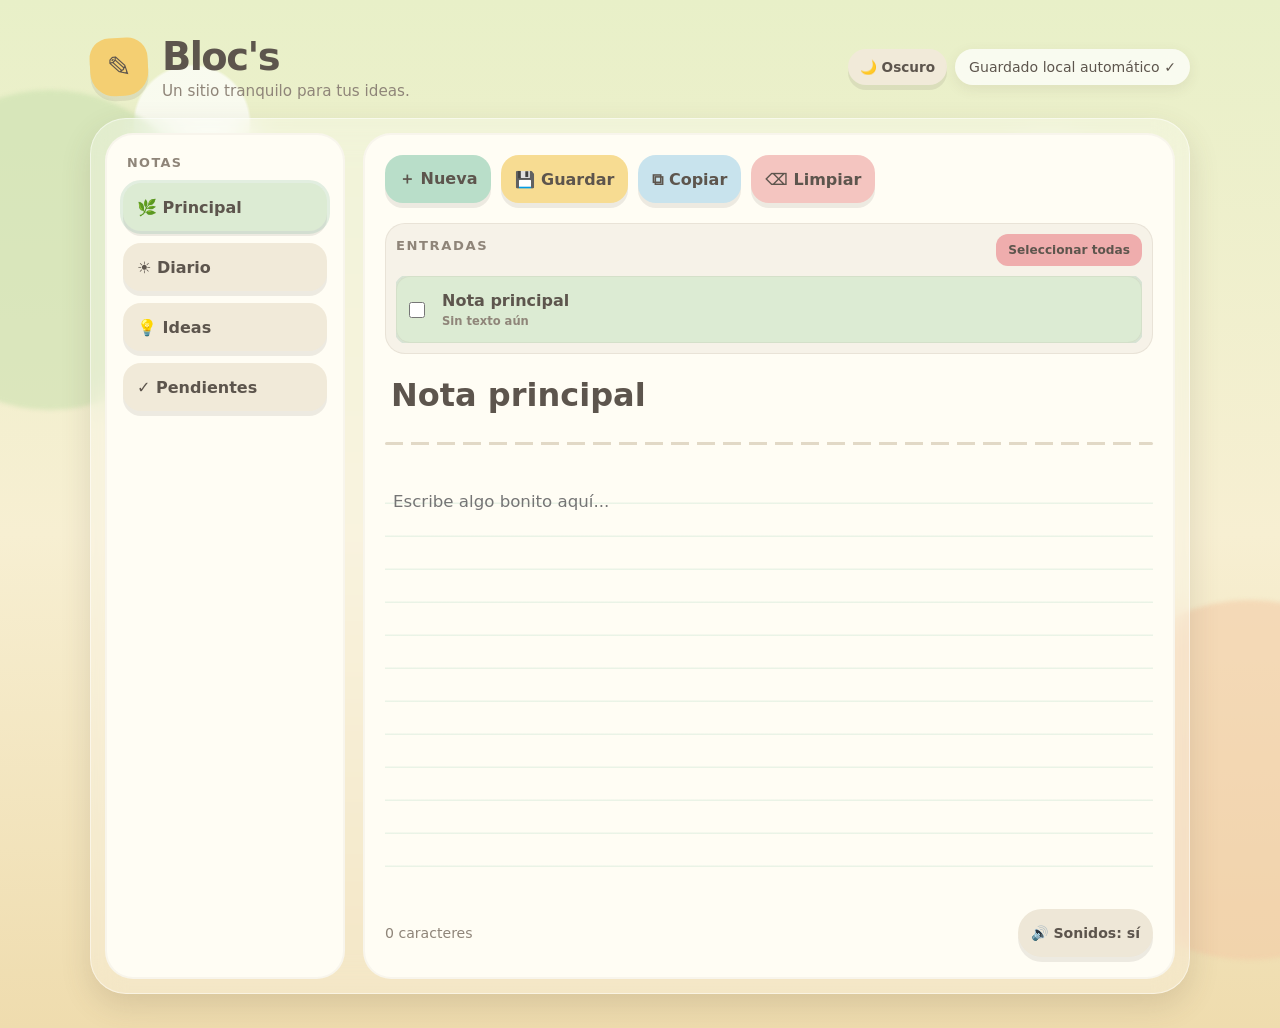
<file: index.html>
<!DOCTYPE html>
<html lang="es">
<head>
  <meta charset="UTF-8" />
  <meta name="viewport" content="width=device-width, initial-scale=1.0" />
  <title>Mi Bloc Bonito</title>
  <link rel="stylesheet" href="cozy-ui.css" />
</head>
<body class="ui-theme">
  <main class="app">
    <header class="topbar">
      <div class="brand">
        <div class="logo">✎</div>
        <div>
          <h1>Bloc's</h1>
          <div class="subtitle">Un sitio tranquilo para tus ideas.</div>
        </div>
      </div>
      <div class="ui-flex ui-gap-sm theme-actions">
        <button class="ui-btn ui-btn-sm ui-btn-pill" id="themeToggle" type="button" aria-label="Cambiar tema" aria-pressed="false">🌙 Oscuro</button>
        <div class="status" id="status">Guardado local automático ✓</div>
      </div>
    </header>

    <section class="shell">
      <aside class="sidebar">
        <div class="section-title">Notas</div>
        <button class="soft-btn active" data-note="principal">🌿 Principal</button>
        <button class="soft-btn" data-note="diario">☀ Diario</button>
        <button class="soft-btn" data-note="ideas">💡 Ideas</button>
        <button class="soft-btn" data-note="pendientes">✓ Pendientes</button>
      </aside>

      <section class="editor-card" id="editorCard">
        <div class="toolbar">
          <button class="action-btn green" id="newBtn">＋ Nueva</button>
          <button class="action-btn yellow" id="saveBtn">💾 Guardar</button>
          <button class="action-btn blue" id="copyBtn">⧉ Copiar</button>
          <button class="action-btn pink" id="clearBtn">⌫ Limpiar</button>
          <button class="action-btn pink" id="deleteCurrentBtn">🗑 Borrar nota</button>
        </div>

        <div class="entries-panel">
          <div class="entries-header">
            <h3>Entradas</h3>
            <div class="entries-header-actions">
              <button class="select-all-btn" id="selectAllBtn" type="button">Seleccionar todas</button>
              <button class="delete-selected-btn" id="deleteSelectedBtn" type="button">🗑 Seleccionadas</button>
            </div>
          </div>
          <div class="entries-list" id="entriesList"></div>
        </div>

        <input class="title-input" id="title" value="Nota principal" aria-label="Título de la nota"/>
        <div class="divider"></div>
        <textarea id="note" spellcheck="true" placeholder="Escribe algo bonito aquí..."></textarea>

        <div class="bottom-row">
          <span id="counter">0 caracteres</span>
          <button class="sound-toggle" id="soundBtn">🔊 Sonidos: sí</button>
        </div>
      </section>
    </section>
  </main>

  <div class="modal-backdrop" id="deleteModal" aria-hidden="true">
    <div class="modal-card" role="dialog" aria-modal="true" aria-labelledby="deleteModalTitle">
      <h2 id="deleteModalTitle">¿Borrar nota?</h2>
      <p id="deleteModalText">Estás a punto de eliminar esta entrada.</p>
      <div class="modal-actions">
        <button class="modal-btn cancel" id="cancelDeleteBtn" type="button">Cancelar</button>
        <button class="modal-btn confirm" id="confirmDeleteBtn" type="button">Sí, borrar</button>
      </div>
    </div>
  </div>

  <div class="toast" id="toast">Guardado ✓</div>

  <script>
    const title = document.getElementById('title');
    const note = document.getElementById('note');
    const counter = document.getElementById('counter');
    const toast = document.getElementById('toast');
    const status = document.getElementById('status');
    const editorCard = document.getElementById('editorCard');
    const soundBtn = document.getElementById('soundBtn');
    const entriesList = document.getElementById('entriesList');
    const deleteCurrentBtn = document.getElementById('deleteCurrentBtn');
    const deleteSelectedBtn = document.getElementById('deleteSelectedBtn');
    const selectAllBtn = document.getElementById('selectAllBtn');
    const deleteModal = document.getElementById('deleteModal');
    const deleteModalText = document.getElementById('deleteModalText');
    const cancelDeleteBtn = document.getElementById('cancelDeleteBtn');
    const confirmDeleteBtn = document.getElementById('confirmDeleteBtn');

    let activeKey = 'principal';
    let activeEntryId = null;
    let soundsEnabled = true;
    let saveTimer;
    const selectedEntryIds = new Set();
    let pendingDeleteAction = null;

    const categoryLabels = {
      principal: 'Principal',
      diario: 'Diario',
      ideas: 'Ideas',
      pendientes: 'Pendientes'
    };

    const defaults = {
      principal: [
        { id: 'principal-1', title: 'Nota principal', text: '' }
      ],
      diario: [
        { id: 'diario-1', title: 'Diario', text: '' }
      ],
      ideas: [
        { id: 'ideas-1', title: 'Ideas', text: '' }
      ],
      pendientes: [
        { id: 'pendientes-1', title: 'Pendientes', text: '' }
      ]
    };

    function makeId(prefix) {
      if (window.crypto && crypto.randomUUID) {
        return `${prefix}-${crypto.randomUUID()}`;
      }
      return `${prefix}-${Date.now()}-${Math.random().toString(16).slice(2)}`;
    }

    const loadAll = () => {
      try {
        const raw = JSON.parse(localStorage.getItem('bloc-bonito-notes'));
        if (!raw) return structuredClone(defaults);

        const normalized = {};
        Object.keys(defaults).forEach(key => {
          const value = raw[key];
          if (Array.isArray(value)) {
            normalized[key] = value.map((entry, index) => ({
              id: entry.id || makeId(key),
              title: entry.title || `${categoryLabels[key]} ${index + 1}`,
              text: entry.text || '',
              createdAt: entry.createdAt || Date.now()
            }));
          } else if (value && typeof value === 'object') {
            normalized[key] = [{
              id: makeId(key),
              title: value.title || categoryLabels[key],
              text: value.text || '',
              createdAt: Date.now()
            }];
          } else {
            normalized[key] = [...defaults[key]];
          }
        });

        return normalized;
      } catch {
        return structuredClone(defaults);
      }
    };

    let notes = loadAll();

    function playTone(type = 'tap') {
      if (!soundsEnabled) return;
      const AudioCtx = window.AudioContext || window.webkitAudioContext;
      if (!AudioCtx) return;

      const ctx = new AudioCtx();
      const osc = ctx.createOscillator();
      const gain = ctx.createGain();

      const frequencies = {
        tap: [520, 660],
        save: [660, 880],
        clear: [320, 240],
        switch: [440, 560]
      };

      const pair = frequencies[type] || frequencies.tap;
      osc.type = 'sine';
      osc.frequency.setValueAtTime(pair[0], ctx.currentTime);
      osc.frequency.exponentialRampToValueAtTime(pair[1], ctx.currentTime + 0.09);

      gain.gain.setValueAtTime(0.0001, ctx.currentTime);
      gain.gain.exponentialRampToValueAtTime(0.065, ctx.currentTime + 0.015);
      gain.gain.exponentialRampToValueAtTime(0.0001, ctx.currentTime + 0.13);

      osc.connect(gain);
      gain.connect(ctx.destination);
      osc.start();
      osc.stop(ctx.currentTime + 0.14);
      osc.onended = () => ctx.close();
    }

    function showToast(message) {
      toast.textContent = message;
      toast.classList.add('show');
      clearTimeout(toast._timer);
      toast._timer = setTimeout(() => toast.classList.remove('show'), 1400);
    }

    function openDeleteModal(message, callback) {
      deleteModalText.textContent = message;
      pendingDeleteAction = callback;
      deleteModal.classList.add('show');
      deleteModal.setAttribute('aria-hidden', 'false');
    }

    function closeDeleteModal() {
      deleteModal.classList.remove('show');
      deleteModal.setAttribute('aria-hidden', 'true');
      pendingDeleteAction = null;
    }

    function updateCounter() {
      counter.textContent = `${note.value.length} caracteres`;
    }

    function saveList() {
      localStorage.setItem('bloc-bonito-notes', JSON.stringify(notes));
    }

    function updateDeleteControls() {
      const list = notes[activeKey] || [];
      const hasSelection = selectedEntryIds.size > 0;
      const allSelected = list.length > 0 && list.every(entry => selectedEntryIds.has(entry.id));

      deleteSelectedBtn.classList.toggle('visible', hasSelection);
      selectAllBtn.classList.toggle('visible', list.length > 0);
      selectAllBtn.textContent = allSelected ? 'Deseleccionar todas' : 'Seleccionar todas';
      deleteCurrentBtn.classList.toggle('visible', selectedEntryIds.size === 1);

      document.querySelectorAll('.delete-entry-btn').forEach(button => {
        const shouldShow = selectedEntryIds.has(button.dataset.entryId);
        button.classList.toggle('visible', shouldShow);
      });
    }

    function renderEntriesList() {
      const list = notes[activeKey] || [];
      entriesList.innerHTML = '';

      if (!list.length) {
        entriesList.innerHTML = '<div class="entry-row"><button class="entry-item" type="button"><strong>Sin entradas</strong><small>Haz clic en “Nueva” para crear una.</small></button></div>';
        updateDeleteControls();
        return;
      }

      list.forEach(entry => {
        const row = document.createElement('div');
        row.className = `entry-row${entry.id === activeEntryId ? ' active' : ''}`;

        const checkbox = document.createElement('input');
        checkbox.type = 'checkbox';
        checkbox.checked = selectedEntryIds.has(entry.id);
        checkbox.addEventListener('change', () => {
          if (checkbox.checked) {
            selectedEntryIds.add(entry.id);
          } else {
            selectedEntryIds.delete(entry.id);
          }
          updateDeleteControls();
        });

        const btn = document.createElement('button');
        btn.type = 'button';
        btn.className = 'entry-item';
        btn.innerHTML = `<span>${entry.title || 'Sin título'}</span><small>${(entry.text || '').slice(0, 50) || 'Sin texto aún'}</small>`;
        btn.addEventListener('click', () => {
          loadEntry(activeKey, entry.id);
        });

        const deleteBtn = document.createElement('button');
        deleteBtn.type = 'button';
        deleteBtn.className = 'delete-entry-btn';
        deleteBtn.dataset.entryId = entry.id;
        deleteBtn.textContent = 'Borrar';
        deleteBtn.addEventListener('click', (event) => {
          event.stopPropagation();
          deleteEntryById(entry.id);
        });

        row.appendChild(checkbox);
        row.appendChild(btn);
        row.appendChild(deleteBtn);
        entriesList.appendChild(row);
      });

      updateDeleteControls();
    }

    function save(silent = false) {
      const list = notes[activeKey] || [];
      const cleanTitle = (title.value || '').trim() || 'Sin título';

      if (!activeEntryId) {
        const newEntry = {
          id: makeId(activeKey),
          title: cleanTitle,
          text: note.value,
          createdAt: Date.now()
        };
        notes[activeKey] = [...list, newEntry];
        activeEntryId = newEntry.id;
      } else {
        notes[activeKey] = list.map(entry => {
          if (entry.id !== activeEntryId) return entry;
          return {
            ...entry,
            title: cleanTitle,
            text: note.value,
            createdAt: entry.createdAt || Date.now()
          };
        });
      }

      saveList();
      renderEntriesList();
      status.textContent = 'Guardado local automático ✓';

      if (!silent) {
        playTone('save');
        showToast('Guardado ✓');
      }
    }

    function deleteEntryById(entryId) {
      const list = notes[activeKey] || [];
      const entry = list.find(item => item.id === entryId);
      if (!entry) return;

      openDeleteModal(`¿Estás seguro de que quieres borrar la nota "${entry.title || 'Sin título'}"?`, () => {
        notes[activeKey] = list.filter(item => item.id !== entryId);
        selectedEntryIds.delete(entryId);

        if (activeEntryId === entryId) {
          const nextEntry = notes[activeKey][0] || null;
          activeEntryId = nextEntry ? nextEntry.id : null;

          if (nextEntry) {
            title.value = nextEntry.title || categoryLabels[activeKey];
            note.value = nextEntry.text || '';
          } else {
            title.value = categoryLabels[activeKey];
            note.value = '';
          }
          updateCounter();
        }

        saveList();
        renderEntriesList();
        status.textContent = 'Nota eliminada ✓';
        playTone('clear');
        showToast('Nota eliminada ✓');
      });
    }

    function autosave() {
      status.textContent = 'Guardando…';
      clearTimeout(saveTimer);
      saveTimer = setTimeout(() => save(true), 450);
    }

    function loadEntry(key, entryId) {
      if (activeEntryId) {
        save(true);
      }
      activeKey = key;
      selectedEntryIds.clear();
      const list = notes[key] || [];
      const entry = list.find(item => item.id === entryId) || list[0] || {
        id: makeId(key),
        title: categoryLabels[key],
        text: ''
      };

      activeEntryId = entry.id;
      title.value = entry.title || categoryLabels[key];
      note.value = entry.text || '';
      updateCounter();

      document.querySelectorAll('.soft-btn').forEach(btn => {
        btn.classList.toggle('active', btn.dataset.note === key);
      });

      renderEntriesList();
      editorCard.classList.remove('pop');
      void editorCard.offsetWidth;
      editorCard.classList.add('pop');
      playTone('switch');
    }

    function loadNote(key) {
      loadEntry(key, (notes[key] || [])[0]?.id || null);
    }

    document.querySelectorAll('.soft-btn').forEach(btn => {
      btn.addEventListener('click', () => loadNote(btn.dataset.note));
    });

    document.getElementById('saveBtn').addEventListener('click', () => save());

    document.getElementById('copyBtn').addEventListener('click', async () => {
      try {
        await navigator.clipboard.writeText(`${title.value}\n\n${note.value}`);
        playTone('tap');
        showToast('Copiado al portapapeles');
      } catch {
        showToast('No se pudo copiar');
      }
    });

    document.getElementById('clearBtn').addEventListener('click', () => {
      note.value = '';
      updateCounter();
      autosave();
      playTone('clear');
      showToast('Nota limpiada');
    });

    deleteCurrentBtn.addEventListener('click', () => {
      const selected = [...selectedEntryIds];
      if (selected.length !== 1) {
        showToast('Selecciona solo una nota');
        return;
      }
      deleteEntryById(selected[0]);
    });

    selectAllBtn.addEventListener('click', () => {
      const list = notes[activeKey] || [];
      const allSelected = list.length > 0 && list.every(entry => selectedEntryIds.has(entry.id));

      if (allSelected) {
        selectedEntryIds.clear();
      } else {
        list.forEach(entry => selectedEntryIds.add(entry.id));
      }

      renderEntriesList();
    });

    deleteSelectedBtn.addEventListener('click', () => {
      const ids = [...selectedEntryIds];
      if (!ids.length) {
        showToast('Selecciona una o más notas');
        return;
      }

      openDeleteModal(`¿Estás seguro de que quieres borrar ${ids.length} nota(s) seleccionada(s)?`, () => {
        notes[activeKey] = (notes[activeKey] || []).filter(entry => !ids.includes(entry.id));
        selectedEntryIds.clear();

        const nextEntry = notes[activeKey][0] || null;
        activeEntryId = nextEntry ? nextEntry.id : null;
        if (nextEntry) {
          title.value = nextEntry.title || categoryLabels[activeKey];
          note.value = nextEntry.text || '';
        } else {
          title.value = categoryLabels[activeKey];
          note.value = '';
        }
        updateCounter();
        saveList();
        renderEntriesList();
        status.textContent = 'Entradas eliminadas ✓';
        playTone('clear');
        showToast('Entradas eliminadas ✓');
      });
    });

    cancelDeleteBtn.addEventListener('click', closeDeleteModal);
    confirmDeleteBtn.addEventListener('click', () => {
      if (typeof pendingDeleteAction === 'function') {
        pendingDeleteAction();
      }
      closeDeleteModal();
    });
    deleteModal.addEventListener('click', (event) => {
      if (event.target === deleteModal) {
        closeDeleteModal();
      }
    });

    document.getElementById('newBtn').addEventListener('click', () => {
      const list = notes[activeKey] || [];
      const newEntry = {
        id: makeId(activeKey),
        title: `Nueva ${categoryLabels[activeKey] || 'entrada'}`,
        text: '',
        createdAt: Date.now()
      };

      notes[activeKey] = [...list, newEntry];
      activeEntryId = newEntry.id;
      title.value = newEntry.title;
      note.value = '';
      updateCounter();
      renderEntriesList();
      saveList();
      note.focus();
      playTone('tap');
      showToast('Lista para escribir ✨');
    });

    soundBtn.addEventListener('click', () => {
      soundsEnabled = !soundsEnabled;
      soundBtn.textContent = soundsEnabled ? '🔊 Sonidos: sí' : '🔇 Sonidos: no';
      if (soundsEnabled) playTone('tap');
    });

    const themeToggle = document.getElementById('themeToggle');
    const savedTheme = localStorage.getItem('bloc-bonito-theme');

    function applyTheme(theme) {
      const dark = theme === 'dark';
      document.body.classList.toggle('dark', dark);
      themeToggle.textContent = dark ? '☀️ Claro' : '🌙 Oscuro';
      themeToggle.setAttribute('aria-pressed', String(dark));
      localStorage.setItem('bloc-bonito-theme', dark ? 'dark' : 'light');
    }

    themeToggle.addEventListener('click', () => {
      const nextTheme = document.body.classList.contains('dark') ? 'light' : 'dark';
      applyTheme(nextTheme);
      playTone('tap');
    });

    applyTheme(savedTheme === 'dark' ? 'dark' : 'light');

    [title, note].forEach(el => el.addEventListener('input', () => {
      updateCounter();
      autosave();
    }));

    note.addEventListener('keydown', e => {
      if (e.key === 'Tab') {
        e.preventDefault();
        const start = note.selectionStart;
        const end = note.selectionEnd;
        note.value = note.value.substring(0, start) + '  ' + note.value.substring(end);
        note.selectionStart = note.selectionEnd = start + 2;
        autosave();
      }
    });

    loadNote(activeKey);
  </script>
</body>
</html>
</file>
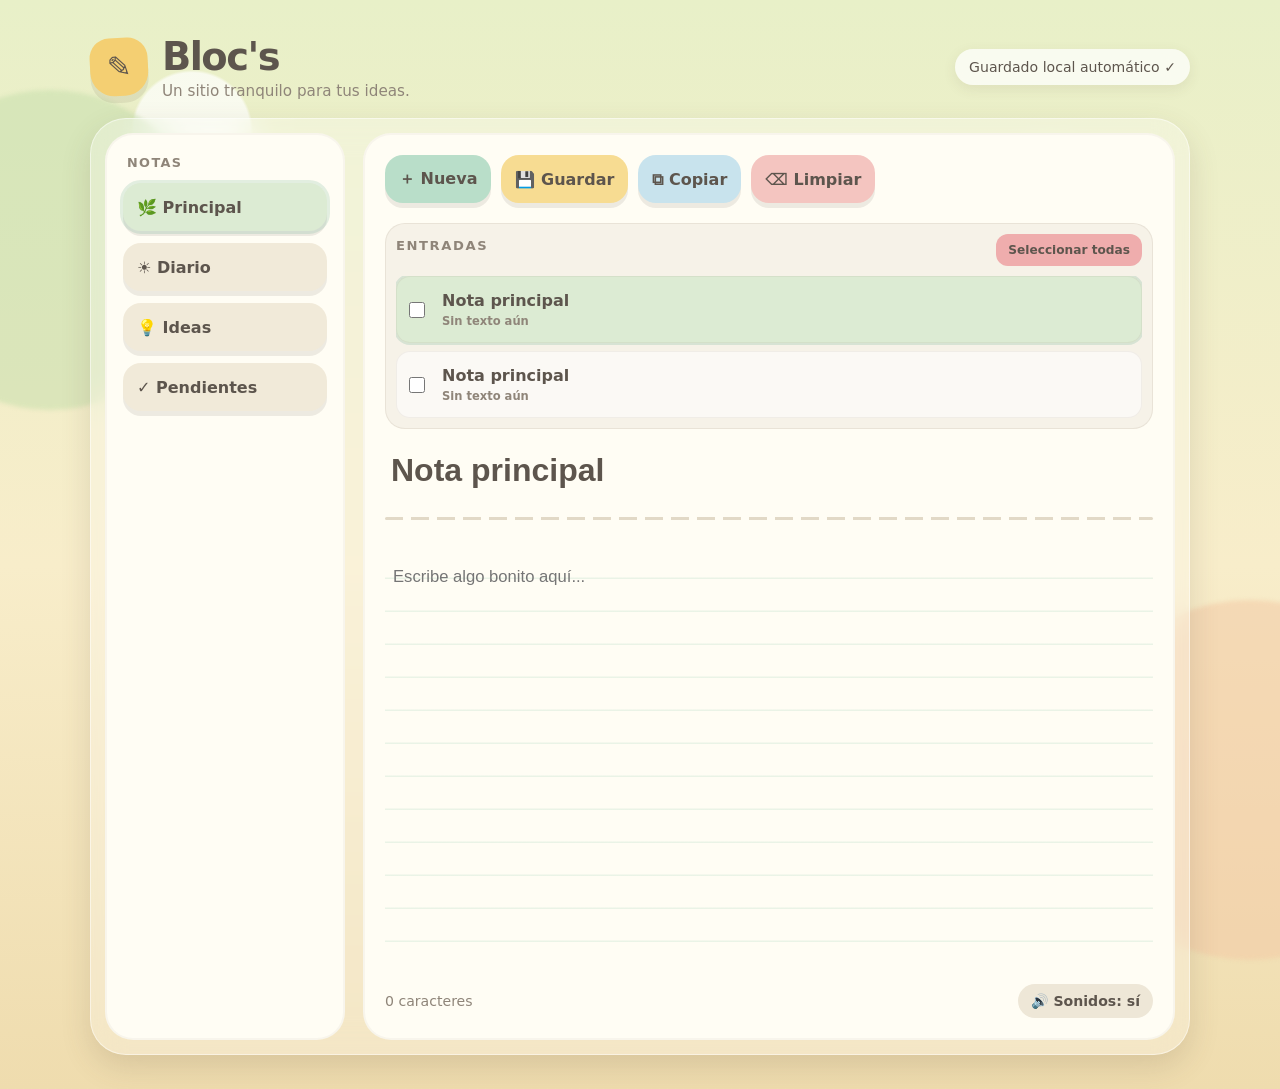
<file: bloc.html>
<!DOCTYPE html>
<html lang="es">
<head>
  <meta charset="UTF-8" />
  <meta name="viewport" content="width=device-width, initial-scale=1.0" />
  <title>Mi Bloc Bonito</title>
  <style>
    :root{
      --bg:#f7efd2;
      --panel:#fffdf4;
      --ink:#5d554d;
      --muted:#8f8579;
      --green:#8bc7a8;
      --green-dark:#5da783;
      --yellow:#f4cf72;
      --pink:#efadad;
      --blue:#9ecfe4;
      --cream:#fff8df;
      --shadow:0 12px 30px rgba(91, 76, 58, .16);
      --shadow-soft:0 7px 0 rgba(91, 76, 58, .10);
      --radius:28px;
    }

    *{ box-sizing:border-box; }

    body{
      margin:0;
      min-height:100vh;
      font-family: "Trebuchet MS", "Segoe UI", system-ui, sans-serif;
      color:var(--ink);
      background:
        radial-gradient(circle at 15% 12%, rgba(255,255,255,.7) 0 4%, transparent 4.2%),
        radial-gradient(circle at 82% 18%, rgba(255,255,255,.55) 0 3%, transparent 3.2%),
        linear-gradient(180deg, #e8f0c8 0%, #f8edca 52%, #efdcae 100%);
      overflow-x:hidden;
    }

    body::before,
    body::after{
      content:"";
      position:fixed;
      z-index:-1;
      border-radius:50%;
      filter:blur(2px);
      opacity:.55;
    }

    body::before{
      width:320px;
      height:320px;
      left:-110px;
      top:90px;
      background:#c7dfad;
    }

    body::after{
      width:360px;
      height:360px;
      right:-150px;
      bottom:-60px;
      background:#f3caa6;
    }

    .app{
      width:min(1100px, calc(100% - 28px));
      margin:34px auto;
    }

    .topbar{
      display:flex;
      justify-content:space-between;
      align-items:center;
      gap:18px;
      margin-bottom:18px;
    }

    .brand{
      display:flex;
      align-items:center;
      gap:14px;
    }

    .logo{
      width:58px;
      height:58px;
      border-radius:20px 20px 24px 24px;
      display:grid;
      place-items:center;
      background:var(--yellow);
      box-shadow:var(--shadow-soft);
      transform:rotate(-3deg);
      font-size:29px;
    }

    h1{
      margin:0;
      font-size:clamp(1.55rem, 4vw, 2.4rem);
      letter-spacing:-.04em;
    }

    .subtitle{
      color:var(--muted);
      font-size:.95rem;
      margin-top:3px;
    }

    .status{
      background:rgba(255,255,255,.72);
      backdrop-filter:blur(12px);
      padding:10px 14px;
      border-radius:999px;
      box-shadow:0 4px 14px rgba(90,70,50,.09);
      font-size:.88rem;
      white-space:nowrap;
    }

    .shell{
      display:grid;
      grid-template-columns:240px 1fr;
      gap:18px;
      background:rgba(255,255,255,.28);
      border:1px solid rgba(255,255,255,.5);
      padding:14px;
      border-radius:36px;
      box-shadow:var(--shadow);
      backdrop-filter:blur(16px);
    }

    .sidebar,
    .editor-card{
      background:var(--panel);
      border-radius:var(--radius);
      box-shadow:inset 0 0 0 2px rgba(117,96,74,.05);
    }

    .sidebar{
      padding:18px;
      display:flex;
      flex-direction:column;
      gap:12px;
    }

    .section-title{
      font-size:.8rem;
      text-transform:uppercase;
      letter-spacing:.11em;
      color:var(--muted);
      margin:4px 4px 1px;
      font-weight:800;
    }

    button{
      border:0;
      font:inherit;
      color:var(--ink);
      cursor:pointer;
      user-select:none;
    }

    .soft-btn,
    .action-btn{
      border-radius:18px;
      min-height:48px;
      padding:11px 14px;
      font-weight:800;
      transition:transform .16s ease, box-shadow .16s ease, filter .16s ease;
      box-shadow:0 5px 0 rgba(93,85,77,.11);
    }

    .soft-btn{
      text-align:left;
      background:#f1ead9;
    }

    .soft-btn:hover,
    .action-btn:hover{
      transform:translateY(-2px);
      filter:brightness(1.02);
    }

    .soft-btn:active,
    .action-btn:active{
      transform:translateY(3px) scale(.98);
      box-shadow:0 2px 0 rgba(93,85,77,.10);
    }

    .soft-btn.active{
      background:#dcebd3;
      outline:3px solid rgba(93,167,131,.18);
    }

    .editor-card{
      padding:22px;
      min-height:600px;
      display:flex;
      flex-direction:column;
      gap:14px;
    }

    .entries-panel{
      background:#f6f2e8;
      border:1px solid rgba(117,96,74,.10);
      border-radius:20px;
      padding:10px;
    }

    .entries-panel h3{
      margin:0 0 10px;
      font-size:.82rem;
      letter-spacing:.12em;
      text-transform:uppercase;
      color:var(--muted);
    }

    .entries-header{
      display:flex;
      justify-content:space-between;
      align-items:center;
      gap:8px;
      margin-bottom:10px;
    }

    .entries-list{
      display:flex;
      flex-direction:column;
      gap:8px;
      max-height:220px;
      overflow:auto;
    }

    .entry-row{
      display:flex;
      align-items:center;
      gap:8px;
      background:rgba(255,255,255,.55);
      border:1px solid rgba(117,96,74,.08);
      border-radius:14px;
      padding:6px 8px;
    }

    .entry-row.active{
      background:#dcebd3;
      outline:2px solid rgba(93,167,131,.2);
    }

    .entry-row input[type="checkbox"] {
      width:16px;
      height:16px;
      accent-color: var(--green-dark);
      cursor:pointer;
      flex-shrink:0;
    }

    .entry-item{
      flex:1;
      width:100%;
      text-align:left;
      border:0;
      background:transparent;
      padding:8px 6px;
      font-weight:800;
      color:var(--ink);
      cursor:pointer;
    }

    .entry-item small{
      display:block;
      color:var(--muted);
      font-size:.72rem;
      margin-top:4px;
      font-weight:700;
    }

    .delete-entry-btn,
    .delete-selected-btn,
    .select-all-btn,
    #deleteCurrentBtn {
      display:none;
      border-radius:12px;
      padding:7px 10px;
      background:#f4c5c0;
      font-size:.76rem;
      font-weight:800;
      box-shadow:none;
    }

    .delete-entry-btn.visible,
    .delete-selected-btn.visible,
    .select-all-btn.visible,
    #deleteCurrentBtn.visible {
      display:inline-flex;
      align-items:center;
      justify-content:center;
    }

    .delete-selected-btn,
    .select-all-btn {
      min-height:32px;
      padding:7px 12px;
      background:#efadad;
    }

    .entries-header-actions {
      display:flex;
      align-items:center;
      gap:8px;
      flex-wrap:wrap;
    }

    .toolbar{
      display:flex;
      flex-wrap:wrap;
      gap:10px;
      margin-bottom:6px;
    }

    .action-btn{
      display:inline-flex;
      align-items:center;
      justify-content:center;
      gap:8px;
      background:#eee7d7;
    }

    .action-btn.green{ background:#b9dec9; }
    .action-btn.yellow{ background:#f7dc92; }
    .action-btn.pink{ background:#f4c5c0; }
    .action-btn.blue{ background:#c8e3ed; }

    .title-input{
      border:0;
      outline:0;
      width:100%;
      padding:8px 6px 10px;
      background:transparent;
      color:var(--ink);
      font:800 clamp(1.45rem, 3vw, 2rem)/1.2 "Trebuchet MS", sans-serif;
    }

    .divider{
      height:3px;
      border-radius:999px;
      background:
        repeating-linear-gradient(90deg, #d8cdb7 0 18px, transparent 18px 26px);
      margin:4px 0 12px;
      opacity:.75;
    }

    textarea{
      width:100%;
      flex:1;
      min-height:410px;
      resize:none;
      border:0;
      outline:0;
      padding:14px 8px;
      color:var(--ink);
      background:
        repeating-linear-gradient(
          transparent 0,
          transparent 31px,
          rgba(139,199,168,.18) 32px,
          rgba(139,199,168,.18) 33px
        );
      font:500 1.04rem/33px "Trebuchet MS", "Segoe UI", sans-serif;
      caret-color:var(--green-dark);
    }

    .bottom-row{
      display:flex;
      justify-content:space-between;
      align-items:center;
      gap:12px;
      margin-top:14px;
      color:var(--muted);
      font-size:.88rem;
    }

    .sound-toggle{
      border-radius:999px;
      padding:9px 13px;
      background:#eee7d7;
      font-weight:800;
    }

    .toast{
      position:fixed;
      left:50%;
      bottom:28px;
      transform:translate(-50%, 25px) scale(.96);
      opacity:0;
      pointer-events:none;
      padding:13px 18px;
      border-radius:18px;
      background:#5f6655;
      color:white;
      font-weight:800;
      box-shadow:0 10px 28px rgba(0,0,0,.2);
      transition:.25s ease;
      z-index:10;
    }

    .toast.show{
      transform:translate(-50%, 0) scale(1);
      opacity:1;
    }

    .modal-backdrop {
      position:fixed;
      inset:0;
      display:flex;
      align-items:center;
      justify-content:center;
      background:rgba(72, 62, 52, 0.38);
      backdrop-filter:blur(4px);
      opacity:0;
      visibility:hidden;
      transition:opacity .2s ease, visibility .2s ease;
      z-index:20;
    }

    .modal-backdrop.show {
      opacity:1;
      visibility:visible;
    }

    .modal-card {
      width:min(420px, calc(100% - 28px));
      background:var(--panel);
      border-radius:28px;
      box-shadow:0 20px 45px rgba(72, 62, 52, 0.22);
      border:1px solid rgba(117,96,74,.10);
      padding:22px 20px 18px;
      transform:translateY(10px) scale(.98);
      transition:transform .2s ease;
    }

    .modal-backdrop.show .modal-card {
      transform:translateY(0) scale(1);
    }

    .modal-card h2 {
      margin:0 0 10px;
      font-size:1.5rem;
      letter-spacing:-.04em;
    }

    .modal-card p {
      margin:0 0 18px;
      color:var(--muted);
      line-height:1.6;
    }

    .modal-actions {
      display:flex;
      justify-content:flex-end;
      gap:10px;
      flex-wrap:wrap;
    }

    .modal-btn {
      border-radius:16px;
      min-height:42px;
      padding:9px 16px;
      font-weight:800;
      box-shadow:0 4px 0 rgba(93,85,77,.10);
    }

    .modal-btn.cancel {
      background:#eee7d7;
    }

    .modal-btn.confirm {
      background:#f4c5c0;
    }

    .pop{
      animation:pop .28s ease;
    }

    @keyframes pop{
      0%{ transform:scale(.95); }
      55%{ transform:scale(1.025); }
      100%{ transform:scale(1); }
    }

    @media (max-width:780px){
      .topbar{
        align-items:flex-start;
        flex-direction:column;
      }

      .shell{
        grid-template-columns:1fr;
      }

      .sidebar{
        flex-direction:row;
        flex-wrap:wrap;
      }

      .section-title{
        width:100%;
      }

      .soft-btn{
        flex:1 1 140px;
      }

      .editor-card{
        min-height:560px;
      }
    }
  </style>
</head>
<body>
  <main class="app">
    <header class="topbar">
      <div class="brand">
        <div class="logo">✎</div>
        <div>
          <h1>Bloc's</h1>
          <div class="subtitle">Un sitio tranquilo para tus ideas.</div>
        </div>
      </div>
      <div class="status" id="status">Guardado local automático ✓</div>
    </header>

    <section class="shell">
      <aside class="sidebar">
        <div class="section-title">Notas</div>
        <button class="soft-btn active" data-note="principal">🌿 Principal</button>
        <button class="soft-btn" data-note="diario">☀ Diario</button>
        <button class="soft-btn" data-note="ideas">💡 Ideas</button>
        <button class="soft-btn" data-note="pendientes">✓ Pendientes</button>
      </aside>

      <section class="editor-card" id="editorCard">
        <div class="toolbar">
          <button class="action-btn green" id="newBtn">＋ Nueva</button>
          <button class="action-btn yellow" id="saveBtn">💾 Guardar</button>
          <button class="action-btn blue" id="copyBtn">⧉ Copiar</button>
          <button class="action-btn pink" id="clearBtn">⌫ Limpiar</button>
          <button class="action-btn pink" id="deleteCurrentBtn">🗑 Borrar nota</button>
        </div>

        <div class="entries-panel">
          <div class="entries-header">
            <h3>Entradas</h3>
            <div class="entries-header-actions">
              <button class="select-all-btn" id="selectAllBtn" type="button">Seleccionar todas</button>
              <button class="delete-selected-btn" id="deleteSelectedBtn" type="button">🗑 Seleccionadas</button>
            </div>
          </div>
          <div class="entries-list" id="entriesList"></div>
        </div>

        <input class="title-input" id="title" value="Nota principal" aria-label="Título de la nota"/>
        <div class="divider"></div>
        <textarea id="note" spellcheck="true" placeholder="Escribe algo bonito aquí..."></textarea>

        <div class="bottom-row">
          <span id="counter">0 caracteres</span>
          <button class="sound-toggle" id="soundBtn">🔊 Sonidos: sí</button>
        </div>
      </section>
    </section>
  </main>

  <div class="modal-backdrop" id="deleteModal" aria-hidden="true">
    <div class="modal-card" role="dialog" aria-modal="true" aria-labelledby="deleteModalTitle">
      <h2 id="deleteModalTitle">¿Borrar nota?</h2>
      <p id="deleteModalText">Estás a punto de eliminar esta entrada.</p>
      <div class="modal-actions">
        <button class="modal-btn cancel" id="cancelDeleteBtn" type="button">Cancelar</button>
        <button class="modal-btn confirm" id="confirmDeleteBtn" type="button">Sí, borrar</button>
      </div>
    </div>
  </div>

  <div class="toast" id="toast">Guardado ✓</div>

  <script>
    const title = document.getElementById('title');
    const note = document.getElementById('note');
    const counter = document.getElementById('counter');
    const toast = document.getElementById('toast');
    const status = document.getElementById('status');
    const editorCard = document.getElementById('editorCard');
    const soundBtn = document.getElementById('soundBtn');
    const entriesList = document.getElementById('entriesList');
    const deleteCurrentBtn = document.getElementById('deleteCurrentBtn');
    const deleteSelectedBtn = document.getElementById('deleteSelectedBtn');
    const selectAllBtn = document.getElementById('selectAllBtn');
    const deleteModal = document.getElementById('deleteModal');
    const deleteModalText = document.getElementById('deleteModalText');
    const cancelDeleteBtn = document.getElementById('cancelDeleteBtn');
    const confirmDeleteBtn = document.getElementById('confirmDeleteBtn');

    let activeKey = 'principal';
    let activeEntryId = null;
    let soundsEnabled = true;
    let saveTimer;
    const selectedEntryIds = new Set();
    let pendingDeleteAction = null;

    const categoryLabels = {
      principal: 'Principal',
      diario: 'Diario',
      ideas: 'Ideas',
      pendientes: 'Pendientes'
    };

    const defaults = {
      principal: [
        { id: 'principal-1', title: 'Nota principal', text: '' }
      ],
      diario: [
        { id: 'diario-1', title: 'Diario', text: '' }
      ],
      ideas: [
        { id: 'ideas-1', title: 'Ideas', text: '' }
      ],
      pendientes: [
        { id: 'pendientes-1', title: 'Pendientes', text: '' }
      ]
    };

    function makeId(prefix) {
      if (window.crypto && crypto.randomUUID) {
        return `${prefix}-${crypto.randomUUID()}`;
      }
      return `${prefix}-${Date.now()}-${Math.random().toString(16).slice(2)}`;
    }

    const loadAll = () => {
      try {
        const raw = JSON.parse(localStorage.getItem('bloc-bonito-notes'));
        if (!raw) return structuredClone(defaults);

        const normalized = {};
        Object.keys(defaults).forEach(key => {
          const value = raw[key];
          if (Array.isArray(value)) {
            normalized[key] = value.map((entry, index) => ({
              id: entry.id || makeId(key),
              title: entry.title || `${categoryLabels[key]} ${index + 1}`,
              text: entry.text || '',
              createdAt: entry.createdAt || Date.now()
            }));
          } else if (value && typeof value === 'object') {
            normalized[key] = [{
              id: makeId(key),
              title: value.title || categoryLabels[key],
              text: value.text || '',
              createdAt: Date.now()
            }];
          } else {
            normalized[key] = [...defaults[key]];
          }
        });

        return normalized;
      } catch {
        return structuredClone(defaults);
      }
    };

    let notes = loadAll();

    function playTone(type = 'tap') {
      if (!soundsEnabled) return;
      const AudioCtx = window.AudioContext || window.webkitAudioContext;
      if (!AudioCtx) return;

      const ctx = new AudioCtx();
      const osc = ctx.createOscillator();
      const gain = ctx.createGain();

      const frequencies = {
        tap: [520, 660],
        save: [660, 880],
        clear: [320, 240],
        switch: [440, 560]
      };

      const pair = frequencies[type] || frequencies.tap;
      osc.type = 'sine';
      osc.frequency.setValueAtTime(pair[0], ctx.currentTime);
      osc.frequency.exponentialRampToValueAtTime(pair[1], ctx.currentTime + 0.09);

      gain.gain.setValueAtTime(0.0001, ctx.currentTime);
      gain.gain.exponentialRampToValueAtTime(0.065, ctx.currentTime + 0.015);
      gain.gain.exponentialRampToValueAtTime(0.0001, ctx.currentTime + 0.13);

      osc.connect(gain);
      gain.connect(ctx.destination);
      osc.start();
      osc.stop(ctx.currentTime + 0.14);
      osc.onended = () => ctx.close();
    }

    function showToast(message) {
      toast.textContent = message;
      toast.classList.add('show');
      clearTimeout(toast._timer);
      toast._timer = setTimeout(() => toast.classList.remove('show'), 1400);
    }

    function openDeleteModal(message, callback) {
      deleteModalText.textContent = message;
      pendingDeleteAction = callback;
      deleteModal.classList.add('show');
      deleteModal.setAttribute('aria-hidden', 'false');
    }

    function closeDeleteModal() {
      deleteModal.classList.remove('show');
      deleteModal.setAttribute('aria-hidden', 'true');
      pendingDeleteAction = null;
    }

    function updateCounter() {
      counter.textContent = `${note.value.length} caracteres`;
    }

    function saveList() {
      localStorage.setItem('bloc-bonito-notes', JSON.stringify(notes));
    }

    function updateDeleteControls() {
      const list = notes[activeKey] || [];
      const hasSelection = selectedEntryIds.size > 0;
      const allSelected = list.length > 0 && list.every(entry => selectedEntryIds.has(entry.id));

      deleteSelectedBtn.classList.toggle('visible', hasSelection);
      selectAllBtn.classList.toggle('visible', list.length > 0);
      selectAllBtn.textContent = allSelected ? 'Deseleccionar todas' : 'Seleccionar todas';
      deleteCurrentBtn.classList.toggle('visible', selectedEntryIds.size === 1);

      document.querySelectorAll('.delete-entry-btn').forEach(button => {
        const shouldShow = selectedEntryIds.has(button.dataset.entryId);
        button.classList.toggle('visible', shouldShow);
      });
    }

    function renderEntriesList() {
      const list = notes[activeKey] || [];
      entriesList.innerHTML = '';

      if (!list.length) {
        entriesList.innerHTML = '<div class="entry-row"><button class="entry-item" type="button"><strong>Sin entradas</strong><small>Haz clic en “Nueva” para crear una.</small></button></div>';
        updateDeleteControls();
        return;
      }

      list.forEach(entry => {
        const row = document.createElement('div');
        row.className = `entry-row${entry.id === activeEntryId ? ' active' : ''}`;

        const checkbox = document.createElement('input');
        checkbox.type = 'checkbox';
        checkbox.checked = selectedEntryIds.has(entry.id);
        checkbox.addEventListener('change', () => {
          if (checkbox.checked) {
            selectedEntryIds.add(entry.id);
          } else {
            selectedEntryIds.delete(entry.id);
          }
          updateDeleteControls();
        });

        const btn = document.createElement('button');
        btn.type = 'button';
        btn.className = 'entry-item';
        btn.innerHTML = `<span>${entry.title || 'Sin título'}</span><small>${(entry.text || '').slice(0, 50) || 'Sin texto aún'}</small>`;
        btn.addEventListener('click', () => {
          loadEntry(activeKey, entry.id);
        });

        const deleteBtn = document.createElement('button');
        deleteBtn.type = 'button';
        deleteBtn.className = 'delete-entry-btn';
        deleteBtn.dataset.entryId = entry.id;
        deleteBtn.textContent = 'Borrar';
        deleteBtn.addEventListener('click', (event) => {
          event.stopPropagation();
          deleteEntryById(entry.id);
        });

        row.appendChild(checkbox);
        row.appendChild(btn);
        row.appendChild(deleteBtn);
        entriesList.appendChild(row);
      });

      updateDeleteControls();
    }

    function save(silent = false) {
      const list = notes[activeKey] || [];
      const cleanTitle = (title.value || '').trim() || 'Sin título';

      if (!activeEntryId) {
        const newEntry = {
          id: makeId(activeKey),
          title: cleanTitle,
          text: note.value,
          createdAt: Date.now()
        };
        notes[activeKey] = [...list, newEntry];
        activeEntryId = newEntry.id;
      } else {
        notes[activeKey] = list.map(entry => {
          if (entry.id !== activeEntryId) return entry;
          return {
            ...entry,
            title: cleanTitle,
            text: note.value,
            createdAt: entry.createdAt || Date.now()
          };
        });
      }

      saveList();
      renderEntriesList();
      status.textContent = 'Guardado local automático ✓';

      if (!silent) {
        playTone('save');
        showToast('Guardado ✓');
      }
    }

    function deleteEntryById(entryId) {
      const list = notes[activeKey] || [];
      const entry = list.find(item => item.id === entryId);
      if (!entry) return;

      openDeleteModal(`¿Estás seguro de que quieres borrar la nota "${entry.title || 'Sin título'}"?`, () => {
        notes[activeKey] = list.filter(item => item.id !== entryId);
        selectedEntryIds.delete(entryId);

        if (activeEntryId === entryId) {
          const nextEntry = notes[activeKey][0] || null;
          activeEntryId = nextEntry ? nextEntry.id : null;

          if (nextEntry) {
            title.value = nextEntry.title || categoryLabels[activeKey];
            note.value = nextEntry.text || '';
          } else {
            title.value = categoryLabels[activeKey];
            note.value = '';
          }
          updateCounter();
        }

        saveList();
        renderEntriesList();
        status.textContent = 'Nota eliminada ✓';
        playTone('clear');
        showToast('Nota eliminada ✓');
      });
    }

    function autosave() {
      status.textContent = 'Guardando…';
      clearTimeout(saveTimer);
      saveTimer = setTimeout(() => save(true), 450);
    }

    function loadEntry(key, entryId) {
      save(true);
      activeKey = key;
      selectedEntryIds.clear();
      const list = notes[key] || [];
      const entry = list.find(item => item.id === entryId) || list[0] || {
        id: makeId(key),
        title: categoryLabels[key],
        text: ''
      };

      activeEntryId = entry.id;
      title.value = entry.title || categoryLabels[key];
      note.value = entry.text || '';
      updateCounter();

      document.querySelectorAll('.soft-btn').forEach(btn => {
        btn.classList.toggle('active', btn.dataset.note === key);
      });

      renderEntriesList();
      editorCard.classList.remove('pop');
      void editorCard.offsetWidth;
      editorCard.classList.add('pop');
      playTone('switch');
    }

    function loadNote(key) {
      loadEntry(key, (notes[key] || [])[0]?.id || null);
    }

    document.querySelectorAll('.soft-btn').forEach(btn => {
      btn.addEventListener('click', () => loadNote(btn.dataset.note));
    });

    document.getElementById('saveBtn').addEventListener('click', () => save());

    document.getElementById('copyBtn').addEventListener('click', async () => {
      try {
        await navigator.clipboard.writeText(`${title.value}\n\n${note.value}`);
        playTone('tap');
        showToast('Copiado al portapapeles');
      } catch {
        showToast('No se pudo copiar');
      }
    });

    document.getElementById('clearBtn').addEventListener('click', () => {
      note.value = '';
      updateCounter();
      autosave();
      playTone('clear');
      showToast('Nota limpiada');
    });

    deleteCurrentBtn.addEventListener('click', () => {
      const selected = [...selectedEntryIds];
      if (selected.length !== 1) {
        showToast('Selecciona solo una nota');
        return;
      }
      deleteEntryById(selected[0]);
    });

    selectAllBtn.addEventListener('click', () => {
      const list = notes[activeKey] || [];
      const allSelected = list.length > 0 && list.every(entry => selectedEntryIds.has(entry.id));

      if (allSelected) {
        selectedEntryIds.clear();
      } else {
        list.forEach(entry => selectedEntryIds.add(entry.id));
      }

      renderEntriesList();
    });

    deleteSelectedBtn.addEventListener('click', () => {
      const ids = [...selectedEntryIds];
      if (!ids.length) {
        showToast('Selecciona una o más notas');
        return;
      }

      openDeleteModal(`¿Estás seguro de que quieres borrar ${ids.length} nota(s) seleccionada(s)?`, () => {
        notes[activeKey] = (notes[activeKey] || []).filter(entry => !ids.includes(entry.id));
        selectedEntryIds.clear();

        const nextEntry = notes[activeKey][0] || null;
        activeEntryId = nextEntry ? nextEntry.id : null;
        if (nextEntry) {
          title.value = nextEntry.title || categoryLabels[activeKey];
          note.value = nextEntry.text || '';
        } else {
          title.value = categoryLabels[activeKey];
          note.value = '';
        }
        updateCounter();
        saveList();
        renderEntriesList();
        status.textContent = 'Entradas eliminadas ✓';
        playTone('clear');
        showToast('Entradas eliminadas ✓');
      });
    });

    cancelDeleteBtn.addEventListener('click', closeDeleteModal);
    confirmDeleteBtn.addEventListener('click', () => {
      if (typeof pendingDeleteAction === 'function') {
        pendingDeleteAction();
      }
      closeDeleteModal();
    });
    deleteModal.addEventListener('click', (event) => {
      if (event.target === deleteModal) {
        closeDeleteModal();
      }
    });

    document.getElementById('newBtn').addEventListener('click', () => {
      const list = notes[activeKey] || [];
      const newEntry = {
        id: makeId(activeKey),
        title: `Nueva ${categoryLabels[activeKey] || 'entrada'}`,
        text: '',
        createdAt: Date.now()
      };

      notes[activeKey] = [...list, newEntry];
      activeEntryId = newEntry.id;
      title.value = newEntry.title;
      note.value = '';
      updateCounter();
      renderEntriesList();
      saveList();
      note.focus();
      playTone('tap');
      showToast('Lista para escribir ✨');
    });

    soundBtn.addEventListener('click', () => {
      soundsEnabled = !soundsEnabled;
      soundBtn.textContent = soundsEnabled ? '🔊 Sonidos: sí' : '🔇 Sonidos: no';
      if (soundsEnabled) playTone('tap');
    });

    [title, note].forEach(el => el.addEventListener('input', () => {
      updateCounter();
      autosave();
    }));

    note.addEventListener('keydown', e => {
      if (e.key === 'Tab') {
        e.preventDefault();
        const start = note.selectionStart;
        const end = note.selectionEnd;
        note.value = note.value.substring(0, start) + '  ' + note.value.substring(end);
        note.selectionStart = note.selectionEnd = start + 2;
        autosave();
      }
    });

    loadNote(activeKey);
  </script>
</body>
</html>
</file>
<file: cozy-ui.css>
/**
 * Cozy UI Design System
 * Versión: 1.0
 * Estilo: cálido, amigable y juguetón
 *
 * Uso:
 * <link rel="stylesheet" href="cozy-ui.css">
 */

:root {
  /* =========================
     COLORES
     ========================= */
  --ui-bg: #f7efd2;
  --ui-bg-soft: #e8f0c8;
  --ui-surface: #fffdf4;
  --ui-surface-soft: #fff8df;

  --ui-text: #5d554d;
  --ui-text-muted: #8f8579;

  --ui-green: #8bc7a8;
  --ui-green-dark: #5da783;
  --ui-green-light: #b9dec9;

  --ui-yellow: #f4cf72;
  --ui-yellow-light: #f7dc92;

  --ui-pink: #efadad;
  --ui-pink-light: #f4c5c0;

  --ui-blue: #9ecfe4;
  --ui-blue-light: #c8e3ed;

  --ui-cream: #f1ead9;
  --ui-border: rgba(117, 96, 74, 0.10);

  /* =========================
     RADIOS
     ========================= */
  --ui-radius-xs: 10px;
  --ui-radius-sm: 14px;
  --ui-radius-md: 20px;
  --ui-radius-lg: 28px;
  --ui-radius-xl: 36px;
  --ui-radius-pill: 999px;

  /* =========================
     SOMBRAS
     ========================= */
  --ui-shadow-xs: 0 3px 8px rgba(91, 76, 58, 0.08);
  --ui-shadow-sm: 0 5px 0 rgba(93, 85, 77, 0.11);
  --ui-shadow-md: 0 12px 30px rgba(91, 76, 58, 0.16);
  --ui-shadow-lg: 0 18px 45px rgba(91, 76, 58, 0.20);

  /* =========================
     TRANSICIONES
     ========================= */
  --ui-transition-fast: 0.16s ease;
  --ui-transition: 0.25s ease;
  --ui-transition-slow: 0.4s ease;

  /* =========================
     TIPOGRAFÍA
     ========================= */
  --ui-font: "Trebuchet MS", "Segoe UI", system-ui, sans-serif;

  /* =========================
     ESPACIADO
     ========================= */
  --ui-space-xs: 4px;
  --ui-space-sm: 8px;
  --ui-space-md: 12px;
  --ui-space-lg: 18px;
  --ui-space-xl: 24px;
  --ui-space-2xl: 32px;
}

/* =========================
   RESET BÁSICO
   ========================= */

* {
  box-sizing: border-box;
}

body.ui-theme {
  margin: 0;
  min-height: 100vh;
  font-family: var(--ui-font);
  color: var(--ui-text);
  background:
    radial-gradient(circle at 15% 12%, rgba(255,255,255,.7) 0 4%, transparent 4.2%),
    radial-gradient(circle at 82% 18%, rgba(255,255,255,.55) 0 3%, transparent 3.2%),
    linear-gradient(
      180deg,
      var(--ui-bg-soft) 0%,
      var(--ui-bg) 52%,
      #efdcae 100%
    );
  transition: background .3s ease, color .3s ease;
}

body.ui-theme.dark {
  --ui-bg: #1f2a2a;
  --ui-bg-soft: #263d3a;
  --ui-surface: #2b3937;
  --ui-surface-soft: #2d3f3d;
  --ui-text: #edf4ee;
  --ui-text-muted: #b7c9c0;
  --ui-green: #7eb89d;
  --ui-green-dark: #9bd4b3;
  --ui-green-light: #335448;
  --ui-yellow: #d9b86d;
  --ui-yellow-light: #6a5635;
  --ui-pink: #d5959a;
  --ui-pink-light: #5a3d41;
  --ui-blue: #7da7be;
  --ui-blue-light: #324d5f;
  --ui-cream: #2f3d3a;
  --ui-border: rgba(255,255,255,.08);
}

body.ui-theme.dark {
  background:
    radial-gradient(circle at 15% 12%, rgba(255,255,255,.12) 0 4%, transparent 4.2%),
    radial-gradient(circle at 82% 18%, rgba(255,255,255,.08) 0 3%, transparent 3.2%),
    linear-gradient(180deg, #1e2d2b 0%, #243a3a 30%, #1d2b2e 100%);
}

.theme-actions {
  align-items: center;
}

body.ui-theme.dark .logo,
body.ui-theme.dark .status,
body.ui-theme.dark .soft-btn,
body.ui-theme.dark .action-btn,
body.ui-theme.dark .sound-toggle,
body.ui-theme.dark .modal-btn.cancel,
body.ui-theme.dark .entries-panel,
body.ui-theme.dark .entry-row,
body.ui-theme.dark .sidebar,
body.ui-theme.dark .editor-card,
body.ui-theme.dark .modal-card,
body.ui-theme.dark .ui-btn {
  box-shadow: 0 5px 0 rgba(12, 16, 16, 0.35);
}

body.ui-theme.dark .sidebar,
body.ui-theme.dark .editor-card,
body.ui-theme.dark .modal-card,
body.ui-theme.dark .entries-panel,
body.ui-theme.dark .entry-row,
body.ui-theme.dark .status,
body.ui-theme.dark .soft-btn,
body.ui-theme.dark .action-btn,
body.ui-theme.dark .sound-toggle,
body.ui-theme.dark .modal-btn.cancel {
  background: var(--ui-surface);
  color: var(--ui-text);
}

body.ui-theme.dark .soft-btn.active,
body.ui-theme.dark .entry-row.active {
  background: rgba(126, 184, 157, 0.22);
  outline: 3px solid rgba(155, 212, 179, 0.25);
}

body.ui-theme.dark .divider {
  background: repeating-linear-gradient(90deg, rgba(192,214,202,.7) 0 18px, transparent 18px 26px);
}

body.ui-theme.dark textarea {
  background:
    repeating-linear-gradient(
      transparent 0,
      transparent 31px,
      rgba(155,212,179,.12) 32px,
      rgba(155,212,179,.12) 33px
    );
  color: var(--ui-text);
}

body.ui-theme.dark .title-input,
body.ui-theme.dark .entry-item,
body.ui-theme.dark .modal-card h2,
body.ui-theme.dark .modal-card p,
body.ui-theme.dark .status,
body.ui-theme.dark .subtitle,
body.ui-theme.dark .section-title,
body.ui-theme.dark .bottom-row,
body.ui-theme.dark button,
body.ui-theme.dark .entry-item small,
body.ui-theme.dark .subtitle {
  color: var(--ui-text);
}

body.ui-theme.dark .logo {
  background: var(--ui-yellow);
  color: #1d2b2e;
}

body.ui-theme.dark .status {
  background: rgba(17, 24, 24, 0.7);
}

body.ui-theme.dark .toast {
  background: rgba(17, 24, 24, 0.9);
  color: #eef8f1;
}

body.ui-theme.dark .app .shell {
  background: rgba(21, 28, 28, 0.42);
}

body.ui-theme.dark .ui-btn {
  background: var(--ui-cream);
  color: var(--ui-text);
}

body.ui-theme.dark .action-btn.green {
  background: #47775f;
  color: #effaf2;
}

body.ui-theme.dark .action-btn.yellow {
  background: #806a3d;
  color: #fff7dc;
}

body.ui-theme.dark .action-btn.pink,
body.ui-theme.dark .modal-btn.confirm,
body.ui-theme.dark .delete-entry-btn,
body.ui-theme.dark #deleteCurrentBtn {
  background: #754b51;
  color: #fff0f1;
}

body.ui-theme.dark .action-btn.blue {
  background: #41677a;
  color: #edf8ff;
}

body.ui-theme.dark .delete-selected-btn,
body.ui-theme.dark .select-all-btn {
  background: #754b51;
  color: #fff0f1;
}

body.ui-theme.dark .ui-btn-primary {
  background: var(--ui-green);
  color: #fff;
}

body.ui-theme.dark::before {
  background: #345247;
}

body.ui-theme.dark::after {
  background: #60483f;
}

/* =========================
   CONTENEDORES Y TARJETAS
   ========================= */

.ui-container {
  width: min(1200px, calc(100% - 32px));
  margin-inline: auto;
}

.ui-card {
  background: var(--ui-surface);
  border-radius: var(--ui-radius-lg);
  padding: var(--ui-space-xl);
  box-shadow: var(--ui-shadow-md);
  border: 1px solid rgba(255,255,255,.6);
}

.ui-card-soft {
  background: rgba(255,255,255,.55);
  backdrop-filter: blur(16px);
  border-radius: var(--ui-radius-xl);
  padding: var(--ui-space-xl);
  box-shadow: var(--ui-shadow-md);
  border: 1px solid rgba(255,255,255,.55);
}

.ui-panel {
  background: var(--ui-surface);
  border-radius: var(--ui-radius-md);
  padding: var(--ui-space-lg);
  box-shadow: inset 0 0 0 2px rgba(117,96,74,.05);
}

/* =========================
   BOTONES
   ========================= */

.ui-btn {
  appearance: none;
  border: 0;
  min-height: 46px;
  padding: 10px 18px;

  display: inline-flex;
  align-items: center;
  justify-content: center;
  gap: var(--ui-space-sm);

  border-radius: var(--ui-radius-md);

  font-family: var(--ui-font);
  font-weight: 800;
  font-size: 0.95rem;

  color: var(--ui-text);
  background: var(--ui-cream);

  cursor: pointer;
  user-select: none;

  box-shadow: var(--ui-shadow-sm);

  transition:
    transform var(--ui-transition-fast),
    box-shadow var(--ui-transition-fast),
    filter var(--ui-transition-fast),
    background var(--ui-transition-fast);
}

.ui-btn:hover {
  transform: translateY(-2px);
  filter: brightness(1.02);
}

.ui-btn:active {
  transform: translateY(3px) scale(.98);
  box-shadow: 0 2px 0 rgba(93,85,77,.10);
}

.ui-btn:focus-visible {
  outline: 3px solid rgba(93,167,131,.35);
  outline-offset: 3px;
}

.ui-btn-green {
  background: var(--ui-green-light);
}

.ui-btn-yellow {
  background: var(--ui-yellow-light);
}

.ui-btn-pink {
  background: var(--ui-pink-light);
}

.ui-btn-blue {
  background: var(--ui-blue-light);
}

.ui-btn-primary {
  background: var(--ui-green);
  color: #fff;
}

.ui-btn-pill {
  border-radius: var(--ui-radius-pill);
}

.ui-btn-sm {
  min-height: 36px;
  padding: 7px 12px;
  font-size: .85rem;
}

.ui-btn-lg {
  min-height: 56px;
  padding: 14px 24px;
  font-size: 1rem;
}

/* =========================
   INPUTS
   ========================= */

.ui-input,
.ui-textarea,
.ui-select {
  width: 100%;
  border: 2px solid transparent;
  outline: none;

  background: var(--ui-surface-soft);
  color: var(--ui-text);

  border-radius: var(--ui-radius-md);

  font-family: var(--ui-font);
  font-size: 1rem;

  padding: 13px 16px;

  transition:
    border-color var(--ui-transition-fast),
    box-shadow var(--ui-transition-fast),
    transform var(--ui-transition-fast);
}

.ui-input::placeholder,
.ui-textarea::placeholder {
  color: var(--ui-text-muted);
  opacity: .75;
}

.ui-input:focus,
.ui-textarea:focus,
.ui-select:focus {
  border-color: var(--ui-green);
  box-shadow: 0 0 0 4px rgba(139,199,168,.22);
}

.ui-textarea {
  min-height: 130px;
  resize: vertical;
  line-height: 1.6;
}

/* =========================
   CHECKBOX Y SWITCH
   ========================= */

.ui-check {
  display: inline-flex;
  align-items: center;
  gap: 10px;
  cursor: pointer;
  font-weight: 700;
}

.ui-check input {
  width: 19px;
  height: 19px;
  accent-color: var(--ui-green-dark);
}

/* =========================
   BADGES
   ========================= */

.ui-badge {
  display: inline-flex;
  align-items: center;
  gap: 6px;

  padding: 7px 12px;

  border-radius: var(--ui-radius-pill);

  background: var(--ui-cream);

  font-size: .82rem;
  font-weight: 800;
}

.ui-badge-green {
  background: var(--ui-green-light);
}

.ui-badge-yellow {
  background: var(--ui-yellow-light);
}

.ui-badge-pink {
  background: var(--ui-pink-light);
}

.ui-badge-blue {
  background: var(--ui-blue-light);
}

/* =========================
   ALERTAS
   ========================= */

.ui-alert {
  padding: 16px 18px;
  border-radius: var(--ui-radius-md);

  background: var(--ui-surface-soft);

  box-shadow: var(--ui-shadow-xs);

  font-weight: 700;
}

.ui-alert-success {
  background: #dcefdc;
}

.ui-alert-warning {
  background: #f8e5aa;
}

.ui-alert-info {
  background: #d8edf4;
}

.ui-alert-danger {
  background: #f5d1cb;
}

/* =========================
   BARRA DE NAVEGACIÓN
   ========================= */

.ui-navbar {
  display: flex;
  align-items: center;
  justify-content: space-between;
  gap: var(--ui-space-lg);

  padding: 14px 20px;

  background: rgba(255,255,255,.78);
  backdrop-filter: blur(14px);

  border-radius: var(--ui-radius-xl);

  box-shadow: var(--ui-shadow-md);
}

.ui-nav-links {
  display: flex;
  align-items: center;
  gap: var(--ui-space-sm);
  flex-wrap: wrap;
}

.ui-nav-link {
  border: 0;
  background: transparent;

  padding: 10px 14px;

  border-radius: var(--ui-radius-md);

  color: var(--ui-text);
  text-decoration: none;
  font-weight: 800;

  transition: background var(--ui-transition-fast),
              transform var(--ui-transition-fast);
}

.ui-nav-link:hover {
  background: var(--ui-cream);
  transform: translateY(-1px);
}

.ui-nav-link.active {
  background: var(--ui-green-light);
}

/* =========================
   LISTAS / MENÚS
   ========================= */

.ui-menu {
  display: flex;
  flex-direction: column;
  gap: 8px;
}

.ui-menu-item {
  display: block;

  width: 100%;
  padding: 12px 14px;

  border-radius: var(--ui-radius-md);

  color: var(--ui-text);
  background: var(--ui-cream);

  text-decoration: none;
  font-weight: 800;

  box-shadow: var(--ui-shadow-xs);

  transition:
    transform var(--ui-transition-fast),
    background var(--ui-transition-fast);
}

.ui-menu-item:hover {
  transform: translateY(-2px);
}

.ui-menu-item.active {
  background: #dcebd3;
  outline: 3px solid rgba(93,167,131,.18);
}

/* =========================
   DIVISORES
   ========================= */

.ui-divider {
  height: 3px;
  border: 0;

  border-radius: var(--ui-radius-pill);

  background:
    repeating-linear-gradient(
      90deg,
      #d8cdb7 0 18px,
      transparent 18px 26px
    );

  opacity: .75;
}

/* =========================
   TOAST
   ========================= */

.ui-toast {
  position: fixed;

  left: 50%;
  bottom: 28px;

  transform: translate(-50%, 25px) scale(.96);

  opacity: 0;
  pointer-events: none;

  padding: 13px 18px;

  border-radius: var(--ui-radius-md);

  background: #5f6655;
  color: #fff;

  font-family: var(--ui-font);
  font-weight: 800;

  box-shadow: var(--ui-shadow-lg);

  transition: var(--ui-transition);
  z-index: 9999;
}

.ui-toast.show {
  transform: translate(-50%, 0) scale(1);
  opacity: 1;
}

/* =========================
   UTILIDADES
   ========================= */

.ui-rounded-sm { border-radius: var(--ui-radius-sm); }
.ui-rounded-md { border-radius: var(--ui-radius-md); }
.ui-rounded-lg { border-radius: var(--ui-radius-lg); }
.ui-rounded-pill { border-radius: var(--ui-radius-pill); }

.ui-shadow-xs { box-shadow: var(--ui-shadow-xs); }
.ui-shadow-sm { box-shadow: var(--ui-shadow-sm); }
.ui-shadow-md { box-shadow: var(--ui-shadow-md); }
.ui-shadow-lg { box-shadow: var(--ui-shadow-lg); }

.ui-text-muted { color: var(--ui-text-muted); }
.ui-text-green { color: var(--ui-green-dark); }

.ui-flex {
  display: flex;
}

.ui-flex-center {
  display: flex;
  align-items: center;
  justify-content: center;
}

.ui-flex-between {
  display: flex;
  align-items: center;
  justify-content: space-between;
}

.ui-gap-sm { gap: var(--ui-space-sm); }
.ui-gap-md { gap: var(--ui-space-md); }
.ui-gap-lg { gap: var(--ui-space-lg); }

.ui-w-100 { width: 100%; }

/* =========================
   ESTILOS DEL BLOC DE NOTAS
   ========================= */

body {
  margin: 0;
  min-height: 100vh;
  font-family: var(--ui-font);
  color: var(--ui-text);
  background:
    radial-gradient(circle at 15% 12%, rgba(255,255,255,.7) 0 4%, transparent 4.2%),
    radial-gradient(circle at 82% 18%, rgba(255,255,255,.55) 0 3%, transparent 3.2%),
    linear-gradient(180deg, var(--ui-bg-soft) 0%, var(--ui-bg) 52%, #efdcae 100%);
  overflow-x: hidden;
}

body::before,
body::after {
  content: "";
  position: fixed;
  z-index: -1;
  border-radius: 50%;
  filter: blur(2px);
  opacity: .55;
}

body::before {
  width: 320px;
  height: 320px;
  left: -110px;
  top: 90px;
  background: #c7dfad;
}

body::after {
  width: 360px;
  height: 360px;
  right: -150px;
  bottom: -60px;
  background: #f3caa6;
}

.app {
  width: min(1100px, calc(100% - 28px));
  margin: 34px auto;
}

.topbar {
  display: flex;
  justify-content: space-between;
  align-items: center;
  gap: 18px;
  margin-bottom: 18px;
}

.brand {
  display: flex;
  align-items: center;
  gap: 14px;
}

.logo {
  width: 58px;
  height: 58px;
  border-radius: 20px 20px 24px 24px;
  display: grid;
  place-items: center;
  background: var(--ui-yellow);
  box-shadow: 0 5px 0 rgba(93, 85, 77, .11);
  transform: rotate(-3deg);
  font-size: 29px;
}

h1 {
  margin: 0;
  font-size: clamp(1.55rem, 4vw, 2.4rem);
  letter-spacing: -.04em;
}

.subtitle {
  color: var(--ui-text-muted);
  font-size: .95rem;
  margin-top: 3px;
}

.status {
  background: rgba(255,255,255,.72);
  backdrop-filter: blur(12px);
  padding: 10px 14px;
  border-radius: 999px;
  box-shadow: 0 4px 14px rgba(90,70,50,.09);
  font-size: .88rem;
  white-space: nowrap;
}

.shell {
  display: grid;
  grid-template-columns: 240px 1fr;
  gap: 18px;
  background: rgba(255,255,255,.28);
  border: 1px solid rgba(255,255,255,.5);
  padding: 14px;
  border-radius: 36px;
  box-shadow: var(--ui-shadow-md);
  backdrop-filter: blur(16px);
}

.sidebar,
.editor-card {
  background: var(--ui-surface);
  border-radius: var(--ui-radius-lg);
  box-shadow: inset 0 0 0 2px rgba(117,96,74,.05);
}

.sidebar {
  padding: 18px;
  display: flex;
  flex-direction: column;
  gap: 12px;
}

.section-title {
  font-size: .8rem;
  text-transform: uppercase;
  letter-spacing: .11em;
  color: var(--ui-text-muted);
  margin: 4px 4px 1px;
  font-weight: 800;
}

button {
  border: 0;
  font: inherit;
  color: var(--ui-text);
  cursor: pointer;
  user-select: none;
}

.soft-btn,
.action-btn,
.modal-btn,
.sound-toggle {
  border-radius: 18px;
  min-height: 48px;
  padding: 11px 14px;
  font-weight: 800;
  transition: transform .16s ease, box-shadow .16s ease, filter .16s ease;
  box-shadow: 0 5px 0 rgba(93,85,77,.11);
}

.soft-btn {
  text-align: left;
  background: var(--ui-cream);
}

.soft-btn:hover,
.action-btn:hover,
.modal-btn:hover,
.sound-toggle:hover {
  transform: translateY(-2px);
  filter: brightness(1.02);
}

.soft-btn:active,
.action-btn:active,
.modal-btn:active,
.sound-toggle:active {
  transform: translateY(3px) scale(.98);
  box-shadow: 0 2px 0 rgba(93,85,77,.10);
}

.soft-btn.active {
  background: #dcebd3;
  outline: 3px solid rgba(93,167,131,.18);
}

.editor-card {
  padding: 22px;
  min-height: 600px;
  display: flex;
  flex-direction: column;
  gap: 14px;
}

.entries-panel {
  background: #f6f2e8;
  border: 1px solid rgba(117,96,74,.10);
  border-radius: 20px;
  padding: 10px;
}

.entries-panel h3 {
  margin: 0 0 10px;
  font-size: .82rem;
  letter-spacing: .12em;
  text-transform: uppercase;
  color: var(--ui-text-muted);
}

.entries-header {
  display: flex;
  justify-content: space-between;
  align-items: center;
  gap: 8px;
  margin-bottom: 10px;
}

.entries-list {
  display: flex;
  flex-direction: column;
  gap: 8px;
  max-height: 220px;
  overflow: auto;
}

.entry-row {
  display: flex;
  align-items: center;
  gap: 8px;
  background: rgba(255,255,255,.55);
  border: 1px solid rgba(117,96,74,.08);
  border-radius: 14px;
  padding: 6px 8px;
}

.entry-row.active {
  background: #dcebd3;
  outline: 2px solid rgba(93,167,131,.2);
}

.entry-row input[type="checkbox"] {
  width: 16px;
  height: 16px;
  accent-color: var(--ui-green-dark);
  cursor: pointer;
  flex-shrink: 0;
}

.entry-item {
  flex: 1;
  width: 100%;
  text-align: left;
  border: 0;
  background: transparent;
  padding: 8px 6px;
  font-weight: 800;
  color: var(--ui-text);
  cursor: pointer;
}

.entry-item small {
  display: block;
  color: var(--ui-text-muted);
  font-size: .72rem;
  margin-top: 4px;
  font-weight: 700;
}

.delete-entry-btn,
.delete-selected-btn,
.select-all-btn,
#deleteCurrentBtn {
  display: none;
  border-radius: 12px;
  padding: 7px 10px;
  background: #f4c5c0;
  font-size: .76rem;
  font-weight: 800;
  box-shadow: none;
}

.delete-entry-btn.visible,
.delete-selected-btn.visible,
.select-all-btn.visible,
#deleteCurrentBtn.visible {
  display: inline-flex;
  align-items: center;
  justify-content: center;
}

.delete-selected-btn,
.select-all-btn {
  min-height: 32px;
  padding: 7px 12px;
  background: #efadad;
}

.entries-header-actions {
  display: flex;
  align-items: center;
  gap: 8px;
  flex-wrap: wrap;
}

.toolbar {
  display: flex;
  flex-wrap: wrap;
  gap: 10px;
  margin-bottom: 6px;
}

.action-btn {
  display: inline-flex;
  align-items: center;
  justify-content: center;
  gap: 8px;
  background: #eee7d7;
}

.action-btn.green { background: #b9dec9; }
.action-btn.yellow { background: #f7dc92; }
.action-btn.pink { background: #f4c5c0; }
.action-btn.blue { background: #c8e3ed; }

.title-input {
  border: 0;
  outline: 0;
  width: 100%;
  padding: 8px 6px 10px;
  background: transparent;
  color: var(--ui-text);
  font: 800 clamp(1.45rem, 3vw, 2rem)/1.2 var(--ui-font);
}

.divider {
  height: 3px;
  border-radius: 999px;
  background: repeating-linear-gradient(90deg, #d8cdb7 0 18px, transparent 18px 26px);
  margin: 4px 0 12px;
  opacity: .75;
}

textarea {
  width: 100%;
  flex: 1;
  min-height: 410px;
  resize: none;
  border: 0;
  outline: 0;
  padding: 14px 8px;
  color: var(--ui-text);
  background:
    repeating-linear-gradient(
      transparent 0,
      transparent 31px,
      rgba(139,199,168,.18) 32px,
      rgba(139,199,168,.18) 33px
    );
  font: 500 1.04rem/33px var(--ui-font);
  caret-color: var(--ui-green-dark);
}

.bottom-row {
  display: flex;
  justify-content: space-between;
  align-items: center;
  gap: 12px;
  margin-top: 14px;
  color: var(--ui-text-muted);
  font-size: .88rem;
}

.sound-toggle {
  border-radius: 999px;
  padding: 9px 13px;
  background: #eee7d7;
  font-weight: 800;
}

.toast {
  position: fixed;
  left: 50%;
  bottom: 28px;
  transform: translate(-50%, 25px) scale(.96);
  opacity: 0;
  pointer-events: none;
  padding: 13px 18px;
  border-radius: 18px;
  background: #5f6655;
  color: white;
  font-weight: 800;
  box-shadow: 0 10px 28px rgba(0,0,0,.2);
  transition: .25s ease;
  z-index: 10;
}

.toast.show {
  transform: translate(-50%, 0) scale(1);
  opacity: 1;
}

.modal-backdrop {
  position: fixed;
  inset: 0;
  display: flex;
  align-items: center;
  justify-content: center;
  background: rgba(72, 62, 52, 0.38);
  backdrop-filter: blur(4px);
  opacity: 0;
  visibility: hidden;
  transition: opacity .2s ease, visibility .2s ease;
  z-index: 20;
}

.modal-backdrop.show {
  opacity: 1;
  visibility: visible;
}

.modal-card {
  width: min(420px, calc(100% - 28px));
  background: var(--ui-surface);
  border-radius: 28px;
  box-shadow: 0 20px 45px rgba(72, 62, 52, 0.22);
  border: 1px solid rgba(117,96,74,.10);
  padding: 22px 20px 18px;
  transform: translateY(10px) scale(.98);
  transition: transform .2s ease;
}

.modal-backdrop.show .modal-card {
  transform: translateY(0) scale(1);
}

.modal-card h2 {
  margin: 0 0 10px;
  font-size: 1.5rem;
  letter-spacing: -.04em;
}

.modal-card p {
  margin: 0 0 18px;
  color: var(--ui-text-muted);
  line-height: 1.6;
}

.modal-actions {
  display: flex;
  justify-content: flex-end;
  gap: 10px;
  flex-wrap: wrap;
}

.modal-btn {
  min-height: 42px;
  padding: 9px 16px;
  font-weight: 800;
  box-shadow: 0 4px 0 rgba(93,85,77,.10);
}

.modal-btn.cancel { background: #eee7d7; }
.modal-btn.confirm { background: #f4c5c0; }

.pop {
  animation: pop .28s ease;
}

@keyframes pop {
  0% { transform: scale(.95); }
  55% { transform: scale(1.025); }
  100% { transform: scale(1); }
}

@media (max-width: 780px) {
  .topbar {
    align-items: flex-start;
    flex-direction: column;
  }

  .shell {
    grid-template-columns: 1fr;
  }

  .sidebar {
    flex-direction: row;
    flex-wrap: wrap;
  }

  .section-title {
    width: 100%;
  }

  .soft-btn {
    flex: 1 1 140px;
  }

  .editor-card {
    min-height: 560px;
  }
}

/* =========================
   ANIMACIONES
   ========================= */

.ui-pop {
  animation: ui-pop .28s ease;
}

.ui-float {
  animation: ui-float 3s ease-in-out infinite;
}

@keyframes ui-pop {
  0% {
    transform: scale(.95);
  }

  55% {
    transform: scale(1.025);
  }

  100% {
    transform: scale(1);
  }
}

@keyframes ui-float {
  0%,
  100% {
    transform: translateY(0);
  }

  50% {
    transform: translateY(-6px);
  }
}

/* =========================
   ACCESIBILIDAD
   ========================= */

@media (prefers-reduced-motion: reduce) {
  *,
  *::before,
  *::after {
    animation-duration: .01ms !important;
    animation-iteration-count: 1 !important;
    transition-duration: .01ms !important;
    scroll-behavior: auto !important;
  }
}

/* =========================
   RESPONSIVE
   ========================= */

@media (max-width: 768px) {
  .ui-container {
    width: min(100% - 24px, 1200px);
  }

  .ui-navbar {
    align-items: flex-start;
    flex-direction: column;
  }

  .ui-nav-links {
    width: 100%;
  }

  .ui-card,
  .ui-card-soft {
    padding: 18px;
  }
}
</file>
